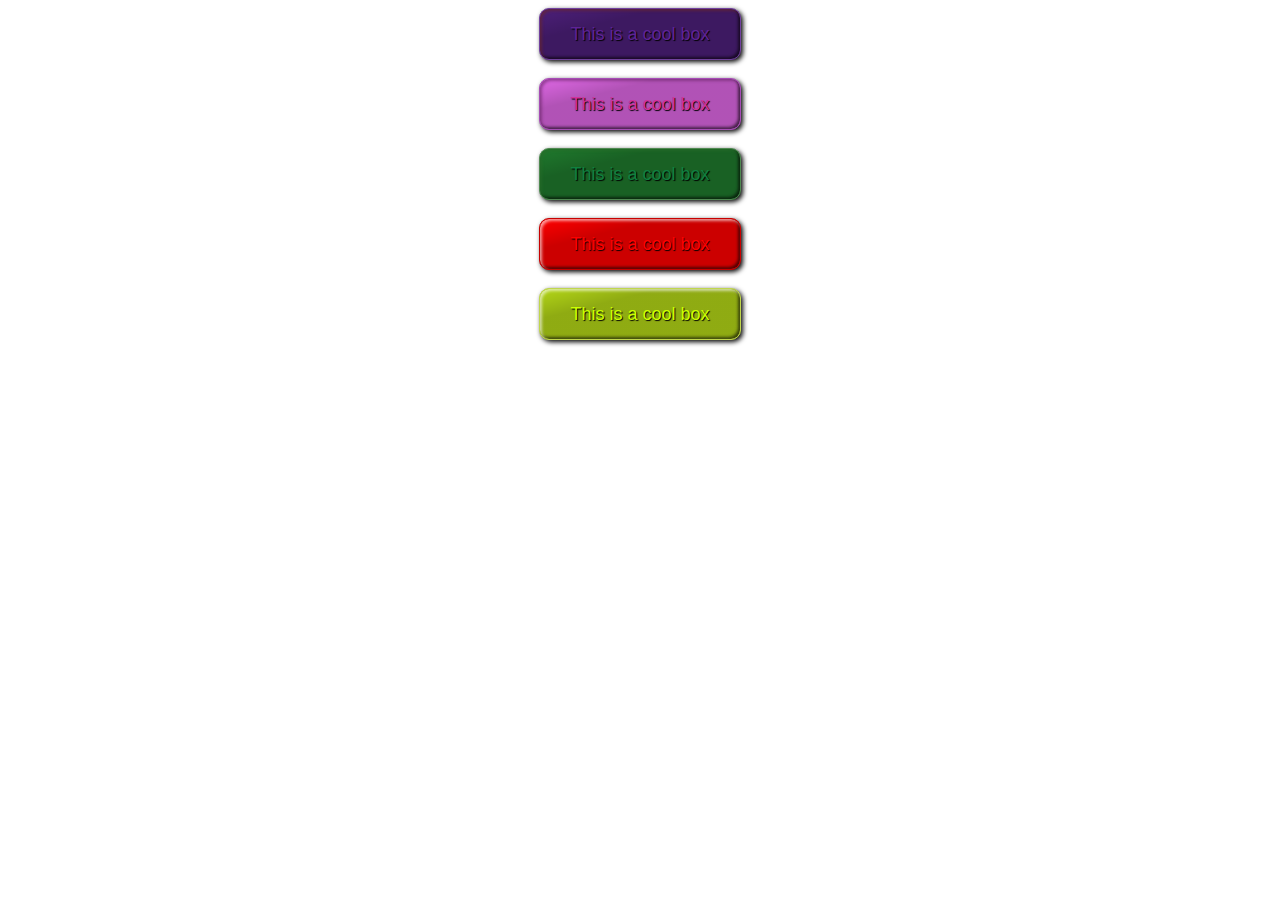
<file: A cool-looking box/index.html>
<!DOCTYPE html>
<html lang="en">
<head>
    <meta charset="UTF-8">
    <meta http-equiv="X-UA-Compatible" content="IE=edge">
    <meta name="viewport" content="width=device-width, initial-scale=1.0">
    <title>Cool-looking button</title>
    <link rel="stylesheet" href="style.css">
</head>
<body>
    <div>
    <p class="color1">This is a cool box</p>
</div><br>
<div>
    <p class="color2">This is a cool box</p>
</div><br>

<div>
    <p class="color3">This is a cool box</p>
</div><br>

<div>
    <p class="color4">This is a cool box</p>
</div><br>

<div>
    <p class="color5">This is a cool box</p>
</div><br>
    
</body>
</html>
</file>
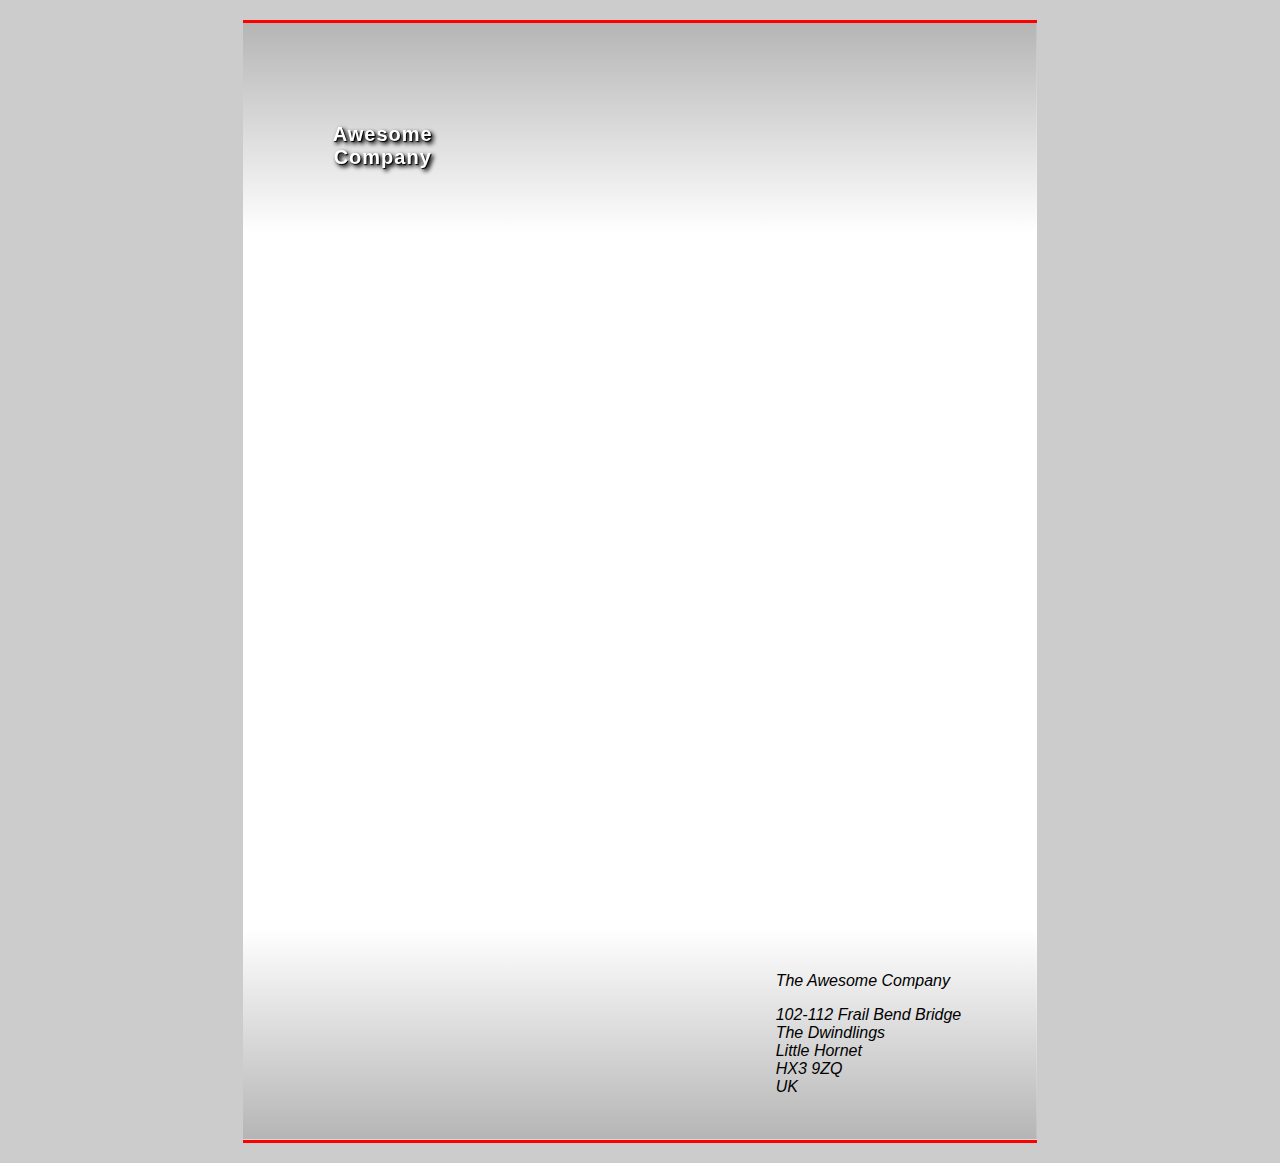
<file: Creating fancy letterheaded paper/index.html>
<!DOCTYPE html>
<html lang="en">
<head>
    <meta charset="UTF-8">
    <meta http-equiv="X-UA-Compatible" content="IE=edge">
    <meta name="viewport" content="width=device-width, initial-scale=1.0">
    <title>Fancy letterheaded paper</title>
    <link rel="stylesheet" href="style.css">
</head>
<body>
    <article>
        <!-- header section -->
        <div class="header">
            <h1>Awesome<br>
                Company</h1>
        </div>

        <div class="content">

        </div>
        <!-- footer sectiom -->

        <div class="footer">
            <address>
              <p>The Awesome Company</p>
              <p>102-112 Frail Bend Bridge<br>
              The Dwindlings<br>
              Little Hornet<br>
              HX3 9ZQ<br>
              UK</p>
            </address>
            </div>
          </article>

    </article>
</body>
</html>
</file>
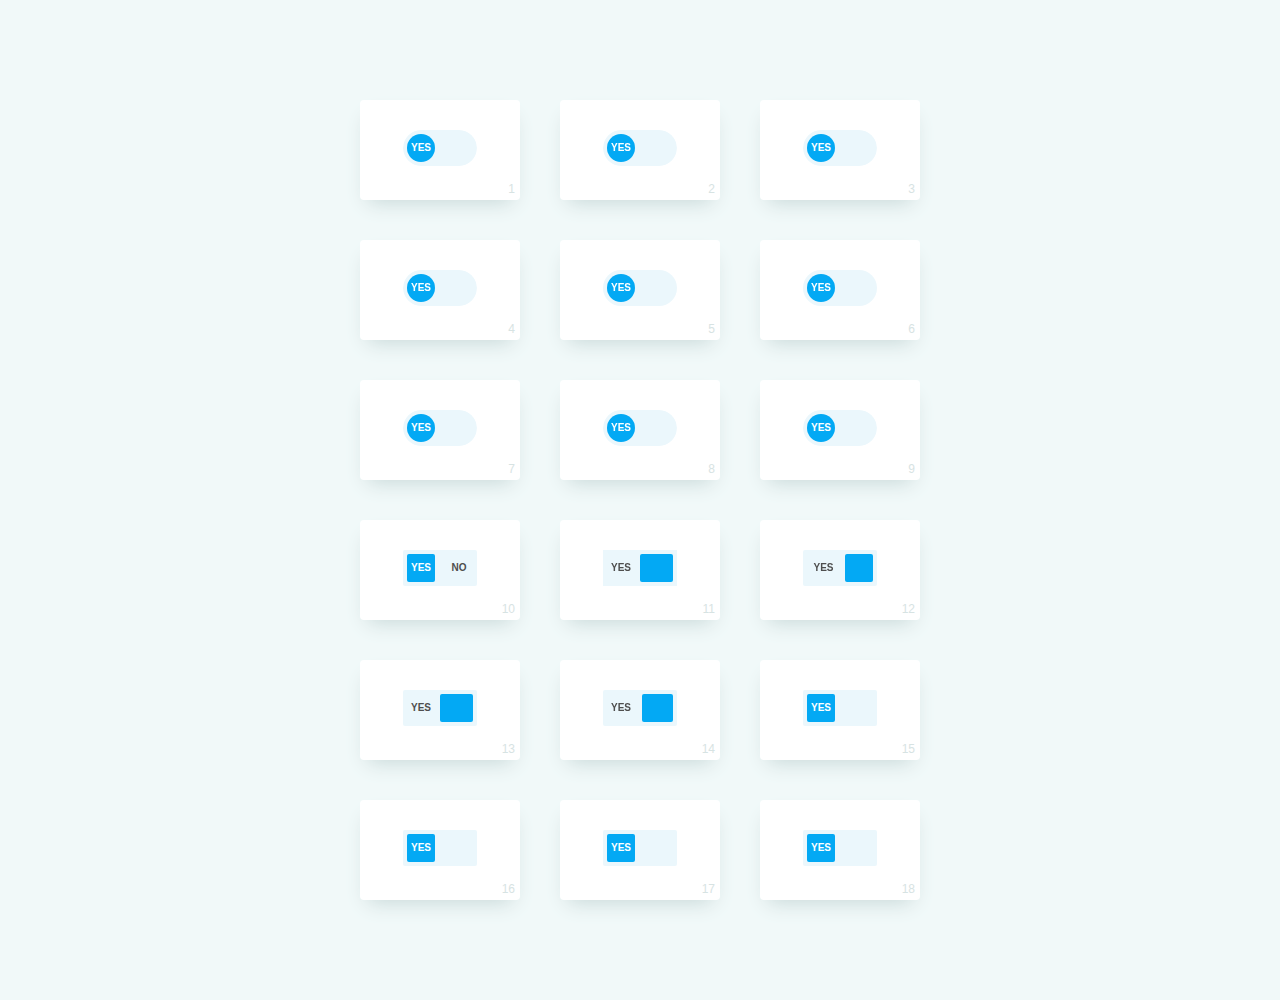
<file: on off switch/index.html>
<!DOCTYPE html>
<html lang="en">
<head>
    <meta charset="UTF-8">
    <meta http-equiv="X-UA-Compatible" content="IE=edge">
    <meta name="viewport" content="width=device-width, initial-scale=1.0">
    <title>On-Off button</title>
    <link rel="stylesheet" href="style.css">
</head>
<body>
    <div id="app-cover">
        <div class="row">
          <div class="toggle-button-cover">
            <div class="button-cover">
              <div class="button r" id="button-1">
                <input type="checkbox" class="checkbox" />
                <div class="knobs"></div>
                <div class="layer"></div>
              </div>
            </div>
          </div>
          <div class="toggle-button-cover">
            <div class="button-cover">
              <div class="button r" id="button-2">
                <input type="checkbox" class="checkbox" />
                <div class="knobs"></div>
                <div class="layer"></div>
              </div>
            </div>
          </div>
          <div class="toggle-button-cover">
            <div class="button-cover">
              <div class="button r" id="button-3">
                <input type="checkbox" class="checkbox" />
                <div class="knobs"></div>
                <div class="layer"></div>
              </div>
            </div>
          </div>
        </div>
        <div class="row">
          <div class="toggle-button-cover">
            <div class="button-cover">
              <div class="button r" id="button-4">
                <input type="checkbox" class="checkbox" />
                <div class="knobs"></div>
                <div class="layer"></div>
              </div>
            </div>
          </div>
          <div class="toggle-button-cover">
            <div class="button-cover">
              <div class="button r" id="button-5">
                <input type="checkbox" class="checkbox" />
                <div class="knobs"><span></span></div>
                <div class="layer"></div>
              </div>
            </div>
          </div>
          <div class="toggle-button-cover">
            <div class="button-cover">
              <div class="button r" id="button-6">
                <input type="checkbox" class="checkbox" />
                <div class="knobs"></div>
                <div class="layer"></div>
              </div>
            </div>
          </div>
        </div>
        <div class="row">
          <div class="toggle-button-cover">
            <div class="button-cover">
              <div class="button r" id="button-7">
                <input type="checkbox" class="checkbox" />
                <div class="knobs">
                  <span></span>
                </div>
                <div class="layer"></div>
              </div>
            </div>
          </div>
          <div class="toggle-button-cover">
            <div class="button-cover">
              <div class="button r" id="button-8">
                <input type="checkbox" class="checkbox" />
                <div class="knobs">
                  <span></span>
                </div>
                <div class="layer"></div>
              </div>
            </div>
          </div>
          <div class="toggle-button-cover">
            <div class="button-cover">
              <div class="button r" id="button-9">
                <input type="checkbox" class="checkbox" />
                <div class="knobs">
                  <span></span>
                </div>
                <div class="layer"></div>
              </div>
            </div>
          </div>
        </div>
        <div class="row">
          <div class="toggle-button-cover">
            <div class="button-cover">
              <div class="button b2" id="button-10">
                <input type="checkbox" class="checkbox" />
                <div class="knobs">
                  <span>YES</span>
                </div>
                <div class="layer"></div>
              </div>
            </div>
          </div>
          <div class="toggle-button-cover">
            <div class="button-cover">
              <div class="button b2" id="button-11">
                <input type="checkbox" class="checkbox" />
                <div class="knobs">
                  <span></span>
                </div>
                <div class="layer"></div>
              </div>
            </div>
          </div>
          <div class="toggle-button-cover">
            <div class="button-cover">
              <div class="button b2" id="button-12">
                <input type="checkbox" class="checkbox" />
                <div class="knobs">
                  <span></span>
                </div>
                <div class="layer"></div>
              </div>
            </div>
          </div>
        </div>
        <div class="row">
          <div class="toggle-button-cover">
            <div class="button-cover">
              <div class="button b2" id="button-13">
                <input type="checkbox" class="checkbox" />
                <div class="knobs">
                  <span></span>
                </div>
                <div class="layer"></div>
              </div>
            </div>
          </div>
          <div class="toggle-button-cover">
            <div class="button-cover">
              <div class="button b2" id="button-14">
                <input type="checkbox" class="checkbox" />
                <div class="knobs">
                  <span></span>
                </div>
                <div class="layer"></div>
              </div>
            </div>
          </div>
          <div class="toggle-button-cover">
            <div class="button-cover">
              <div class="button b2" id="button-15">
                <input type="checkbox" class="checkbox" />
                <div class="knobs"></div>
                <div class="layer"></div>
              </div>
            </div>
          </div>
        </div>
        <div class="row">
          <div class="toggle-button-cover">
            <div class="button-cover">
              <div class="button b2" id="button-16">
                <input type="checkbox" class="checkbox" />
                <div class="knobs"></div>
                <div class="layer"></div>
              </div>
            </div>
          </div>
          <div class="toggle-button-cover">
            <div class="button-cover">
              <div class="button b2" id="button-17">
                <input type="checkbox" class="checkbox" />
                <div class="knobs">
                  <span></span>
                </div>
                <div class="layer"></div>
              </div>
            </div>
          </div>
          <div class="toggle-button-cover">
            <div class="button-cover">
              <div class="button b2" id="button-18">
                <input type="checkbox" class="checkbox" />
                <div class="knobs">
                  <span></span>
                </div>
                <div class="layer"></div>
              </div>
            </div>
          </div>
        </div>
      </div>
    
</body>
</html>
</file>
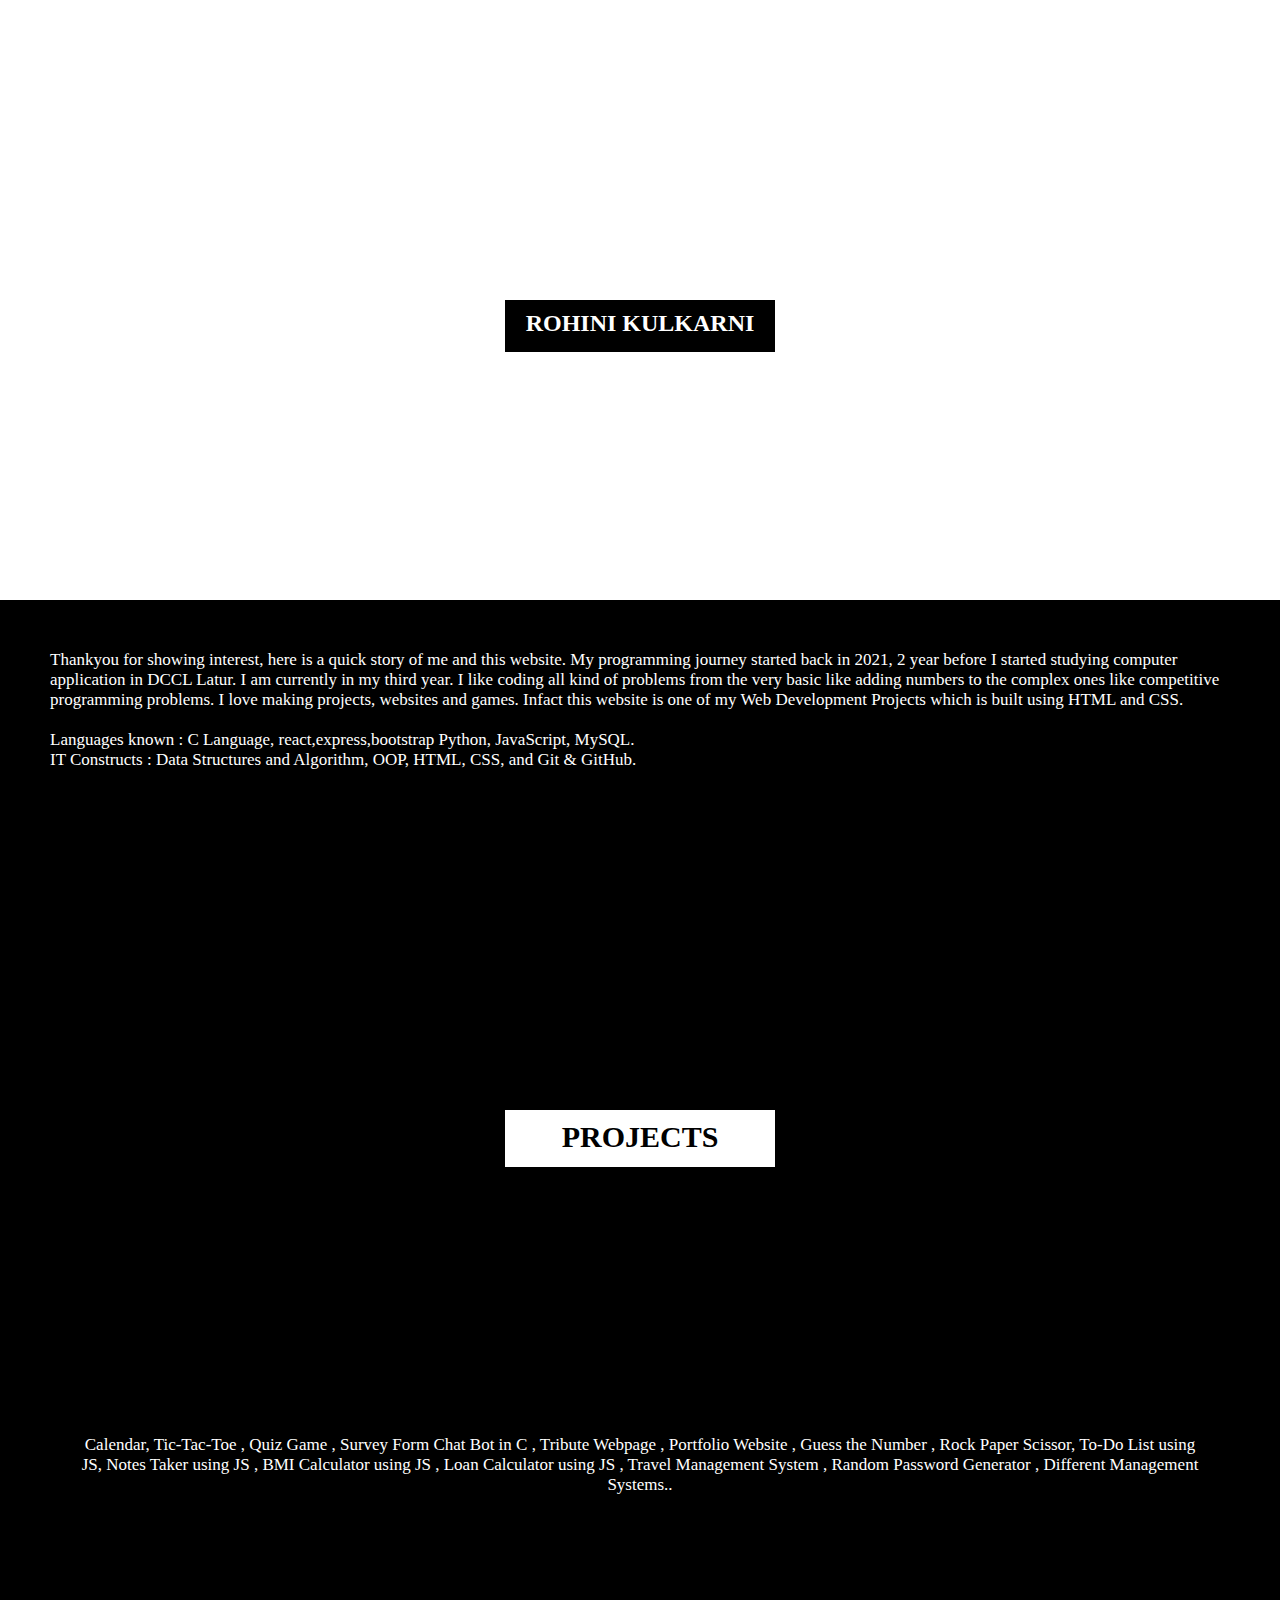
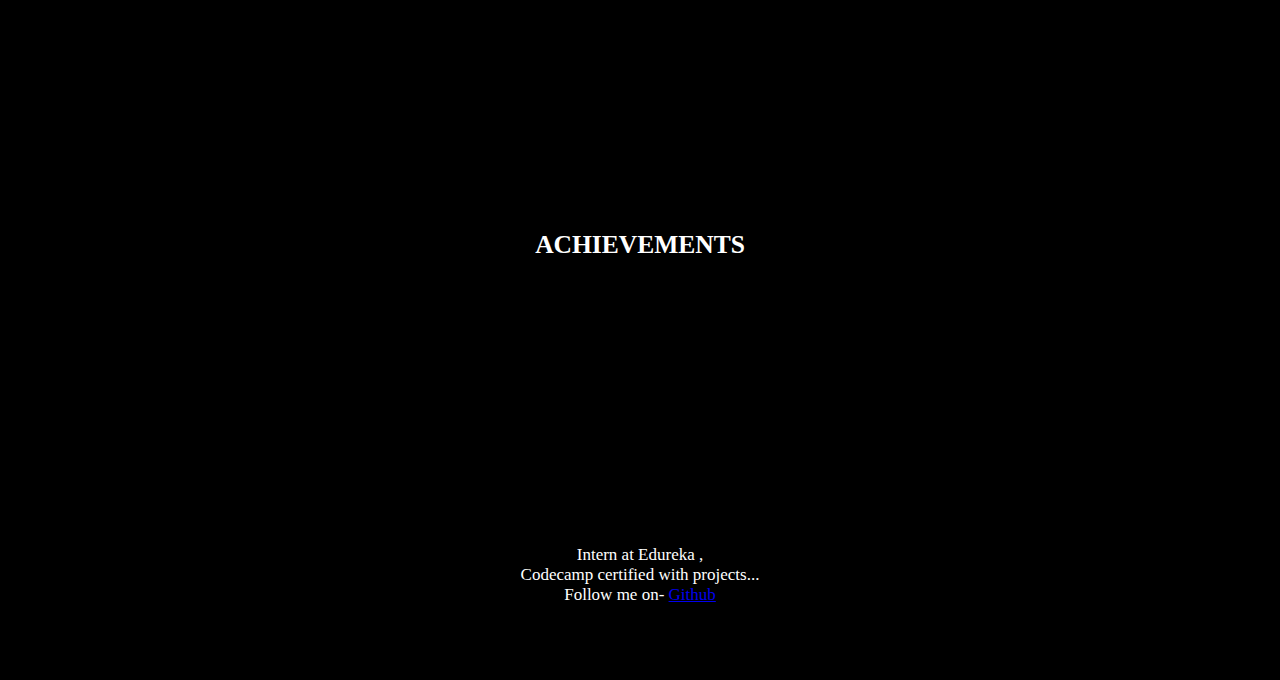
<file: Parallax website/index.html>
<!DOCTYPE html>
<html lang="en">
<head>
    <meta charset="UTF-8">
    <meta http-equiv="X-UA-Compatible" content="IE=edge">
    <meta name="viewport" content="width=device-width, initial-scale=1.0">
    <title>Parallax website</title>
    <link rel="stylesheet" href="style.css">
</head>
<body>
    <!-- Giving title of the first parallax -->
    <div class="parallax-1">
        <h2>ROHINI KULKARNI</h2>
    </div>
    <!--Content of first parallax -->
    <div class="para-1">
        <p>
			Thankyou for showing interest,
			here is a quick story of me and
			this website. My programming
			journey started back in 2021,
			2 year before I started
			studying computer application in DCCL Latur.
			I am currently in my third
			year. I like
			coding all kind of problems
			from the very basic like adding
			numbers to the complex ones like
			competitive programming problems.
			I love making projects, websites and games.
			Infact this website is one of my
			Web Development Projects which
			is built using HTML and CSS.<br>
			<br>Languages known : C Language, react,express,bootstrap Python, JavaScript,
			MySQL.<br> IT Constructs : Data
			Structures and Algorithm, OOP,
			HTML, CSS, and Git & GitHub.
            <br>
            <br> <br>
		</p>

        <!-- Giving title of the first parallax -->
	<div class="parallax-2">
		<h2>PROJECTS</h2>
	</div>

	<!--Content of first parallax -->
	<div class="para-2">
		<p>
			 Calendar, 
			Tic-Tac-Toe ,
			Quiz Game ,
			Survey Form 
			Chat Bot in C ,
			Tribute Webpage ,
			Portfolio Website ,
			Guess the Number ,
			Rock Paper Scissor,
			To-Do List using JS, 
			Notes Taker using JS ,
			BMI Calculator using JS ,
			Loan Calculator using JS ,
			Travel Management System ,
			Random Password Generator ,
			Different Management Systems..
		</p>
	</div>
    <!--This will be same as first parallax-->
	<div class="parallax-1">
		<h2>ACHIEVEMENTS</h2>
	</div>

	<div class="para-2">
		<p>
			
			Intern at Edureka ,<br>

            Codecamp certified with projects...
			 
		</p>
        <p>Follow me on- <a href="https://github.com/Rohini-k73">Github</a></p>
	
    </div>
</body>
</html>
</file>
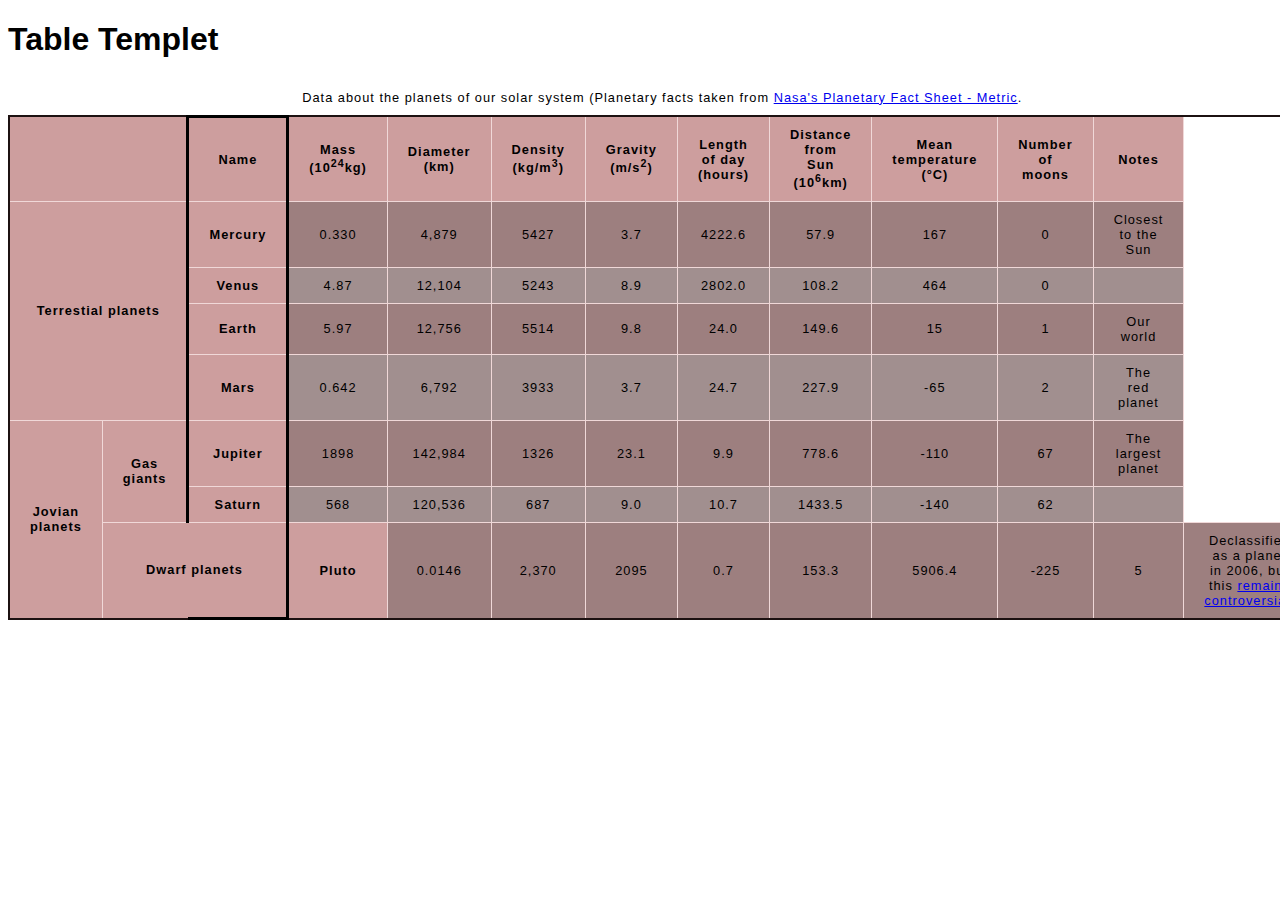
<file: structuring planet data demo/index.html>
<!DOCTYPE html>
<html lang="en">
<head>
    <meta charset="UTF-8">
    <meta http-equiv="X-UA-Compatible" content="IE=edge">
    <meta name="viewport" content="width=device-width, initial-scale=1.0">
    <title>Table Templet</title>
    <link rel="stylesheet" href="style.css">
</head>
<body>
    <!-- table name -->
    <h1>Table Templet</h1>

    <!-- creating table -->
    <table>
        <caption>Data about the planets of our solar system (Planetary facts taken from <a href="https://nssdc.gsfc.nasa.gov/planetary/factsheet/">Nasa's Planetary Fact Sheet - Metric</a>.</caption>

        <colgroup>
            <col></col>
        <col></col>
        <col style="border: solid"></col>
      </colgroup>
       <!-- 1st naming col -->
      <theader>
        <tr>
            <th colspan="2">&nbsp;</th>
            <th>Name</th>
            <th>Mass (10<sup>24</sup>kg)</th>
          <th>Diameter (km)</th>
          <th>Density (kg/m<sup>3</sup>)</th>
          <th>Gravity (m/s<sup>2</sup>)</th>
          <th>Length of day (hours)</th>
          <th>Distance from Sun (10<sup>6</sup>km)</th>
          <th>Mean temperature (°C)</th>
          <th>Number of moons</th>
          <th>Notes</th>
        <tr>
      </theader>
      <!-- 4th row 2nd col -->
      <tbody>
        <tr>
          <th rowspan="4" colspan="2">Terrestial planets</th>
          <th>Mercury</th>
          <td>0.330</td>
          <td>4,879</td>
          <td>5427</td>
          <td>3.7</td>
          <td>4222.6</td>
          <td>57.9</td>
          <td>167</td>
          <td>0</td>
          <td>Closest to the Sun</td>
        </tr>
          <!-- 4th row 3rd col -->

        <tr> 
            <th>Venus</th>
            <td>4.87</td>
            <td>12,104</td>
            <td>5243</td>
            <td>8.9</td>
            <td>2802.0</td>
            <td>108.2</td>
            <td>464</td>
            <td>0</td>
            <td></td>
          </tr>
            <!-- 4th row 4th col -->
          <tr>
            <th>Earth</th>
            <td>5.97</td>
            <td>12,756</td>
            <td>5514</td>
            <td>9.8</td>
            <td>24.0</td>
            <td>149.6</td>
            <td>15</td>
            <td>1</td>
            <td>Our world</td>
          </tr>
            <!-- 4th row 5th col -->
          <tr>
            <th>Mars</th>
            <td>0.642</td>
            <td>6,792</td>
            <td>3933</td>
            <td>3.7</td>
            <td>24.7</td>
            <td>227.9</td>
            <td>-65</td>
            <td>2</td>
            <td>The red planet</td>
          </tr>
          
          <th rowspan="4">Jovian planets</th>
          <th rowspan="2">Gas giants</th>
          <th>Jupiter</th>
          <td>1898</td>
          <td>142,984</td>
          <td>1326</td>
          <td>23.1</td>
          <td>9.9</td>
          <td>778.6</td>
          <td>-110</td>
          <td>67</td>
          <td>The largest planet</td>
        </tr>
        <tr>
          <th>Saturn</th>
          <td>568</td>
          <td>120,536</td>
          <td>687</td>
          <td>9.0</td>
          <td>10.7</td>
          <td>1433.5</td>
          <td>-140</td>
          <td>62</td>
          <td></td>
        </tr>
        <tr>
            <th colspan="2">Dwarf planets</th>
            <th>Pluto</th>
            <td>0.0146</td>
            <td>2,370</td>
            <td>2095</td>
            <td>0.7</td>
            <td>153.3	</td>
            <td>5906.4</td>
            <td>-225</td>
            <td>5</td>
            <td>Declassified as a planet in 2006, but this  <a href="https://www.usatoday.com/story/tech/2014/10/02/pluto-planet-solar-system/16578959/">remains controversial</a>.</td>
        </tr>
    </tbody>
    
    
    </table>


</body>
</html>
</file>
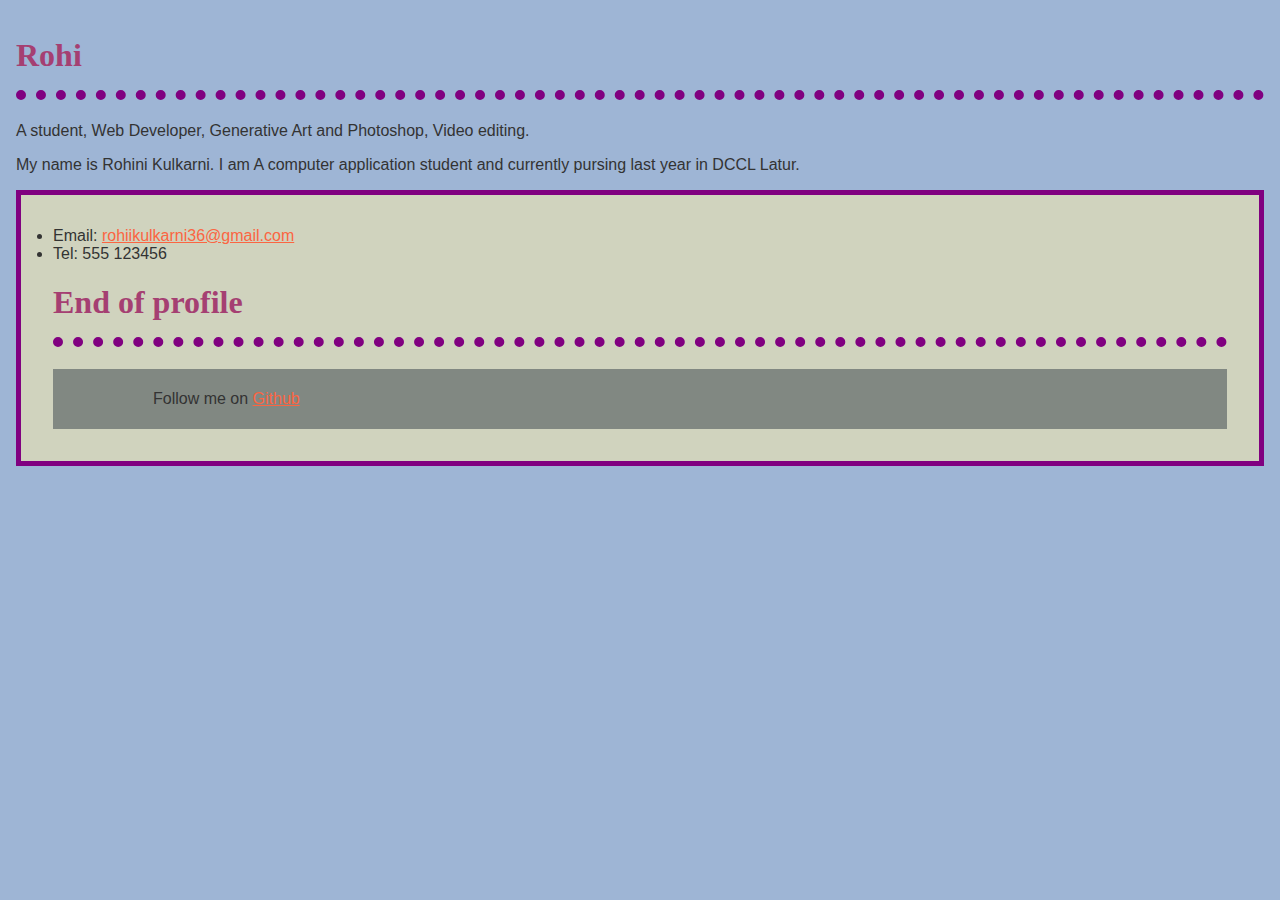
<file: Styling a biography page/index.html>
<!DOCTYPE html>
<html lang="en">
<head>
    <meta charset="UTF-8">
    <meta http-equiv="X-UA-Compatible" content="IE=edge">
    <meta name="viewport" content="width=device-width, initial-scale=1.0">
    <title>Biography page</title>
    <link rel="stylesheet" href="style.css">
</head>
<body>
    <h1>Rohi</h1>
    <div class="aboutme"> A student, Web Developer, Generative Art and Photoshop, Video editing. </div>
    <p>
       My name is Rohini Kulkarni. I am A computer application student and currently pursing last year in DCCL Latur.
    </p>
    <ul>
        <li>
            Email:
            <a href="rohiikulkarni36@gmail.com">rohiikulkarni36@gmail.com</a>
        </li>
        
        <li>Tel: 555 123456</li>

        <h1>End of profile</h1>
        <div class="bottomlinkthingy">
            <p>Follow me on <a href="https://github.com/Rohini-k73">Github</a></p>

        </div>
    
</body>
</html>
</file>
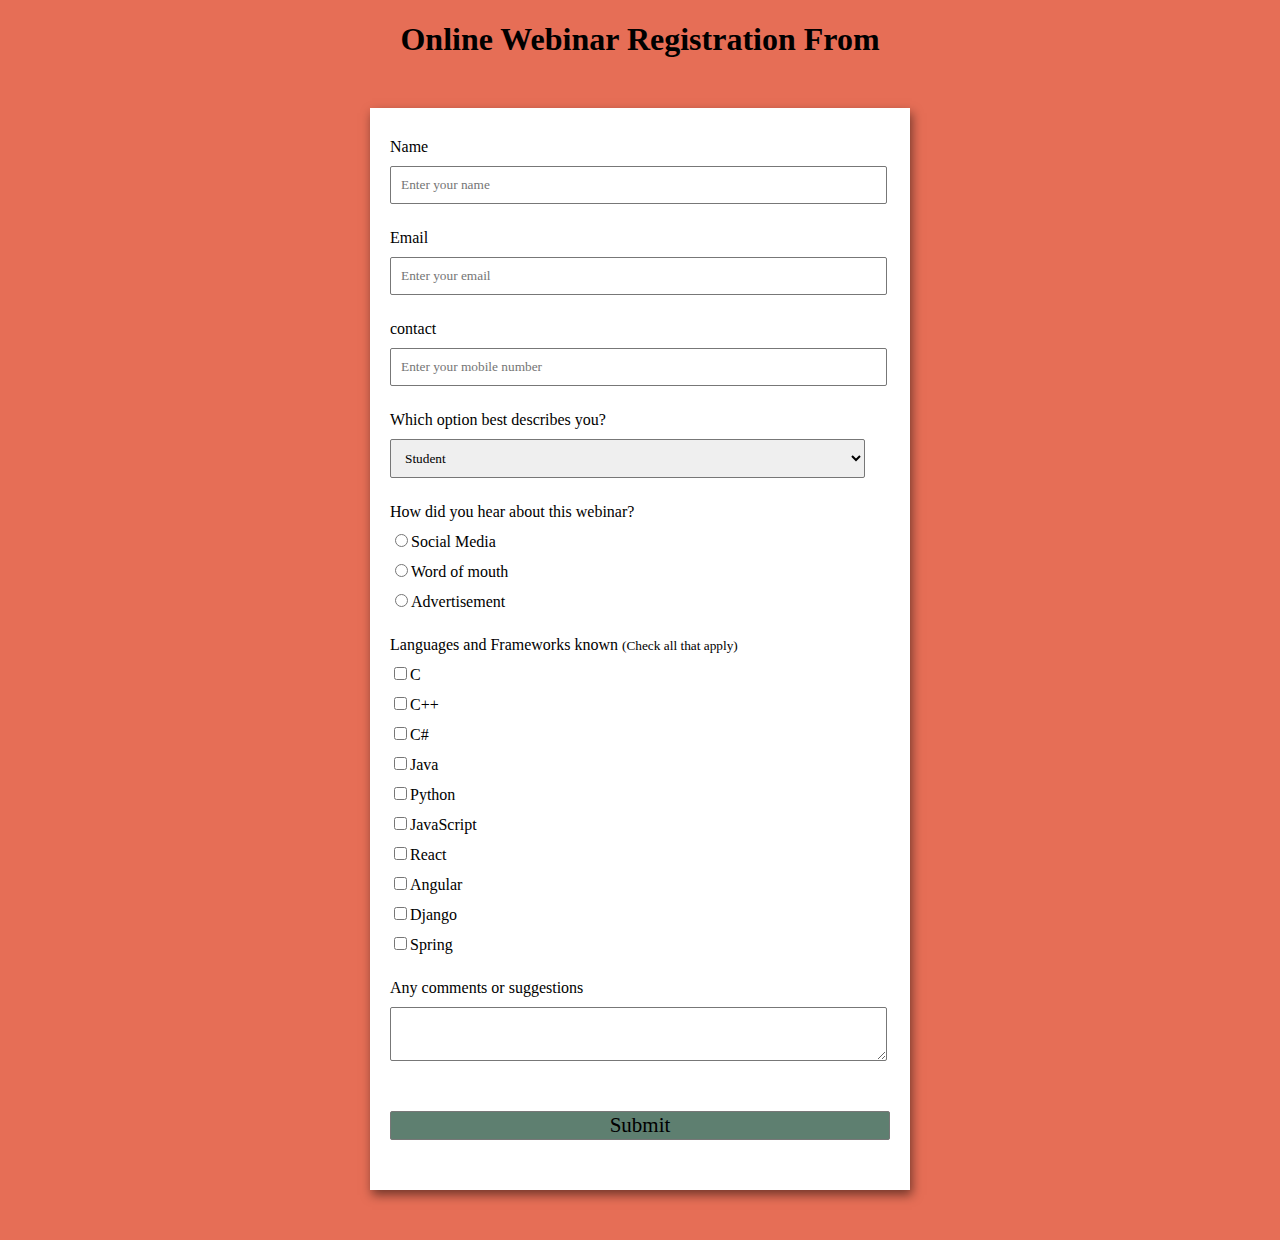
<file: webinar form/index.html>
<!DOCTYPE html>
<html lang="en">

<head>
	<meta charset="UTF-8">
	<meta http-equiv="X-UA-Compatible" content="IE=edge">
	<meta name="viewport" content=
		"width=device-width, initial-scale=1.0">
	<title>
		Online webinar registration form
	</title>
	<link rel="stylesheet" href="style.css">

</head>

<body>
	<h1>Online Webinar Registration From</h1>

	<!-- Create Form -->
	<form id="form">

		<!-- Details -->
		<div class="form-control">
			<label for="name" id="label-name">
				Name
			</label>

			<!-- input type detail -->
			
		
			<input type="text"
				id="name"
				placeholder="Enter your name"  required/>
		</div>

		<div class="form-control">
			<label for="email" id="label-email" >
				Email
			</label>

			<!-- Input Type Email-->
			<input type="email"
				id="email"
				placeholder="Enter your email" required />
		</div>

		<div class="form-control">
			<label for="contact" id="label-contact" >
				contact
			</label>

			<!-- Input Type Text -->
			<input type="text"
				id="contact"
				placeholder="Enter your mobile number" required />
		</div>

		<div class="form-control">
			<label for="role" id="label-role">
				Which option best describes you?
			</label>
			
			<!-- Dropdown options -->
			<select name="role" id="role" >
				<option value="student">Student</option>
				<option value="intern">Intern</option>
				<option value="professional">
					Professional
				</option>
				<option value="other">Other</option>
			</select>
		</div>

		<div class="form-control">
			<label>
				How did you hear about this webinar?
			</label>

			<!-- Input Type Radio Button -->
			<label for="recommed-1">
				<input type="radio"
					id="recommed-1"
					name="recommed">Social Media</input>
			</label>
			<label for="recommed-2">
				<input type="radio"
					id="recommed-2"
					name="recommed">Word of mouth</input>
			</label>
			<label for="recommed-3">
				<input type="radio"
					id="recommed-3"
					name="recommed">Advertisement</input>
			</label>
		</div>

		<div class="form-control">
			<label>Languages and Frameworks known
				<small>(Check all that apply)</small>
			</label>
			<!-- Input Type Checkbox -->
			<label for="inp-1">
				<input type="checkbox"
					name="inp">C</input></label>
			<label for="inp-2">
				<input type="checkbox"
					name="inp">C++</input></label>
			<label for="inp-3">
				<input type="checkbox"
					name="inp">C#</input></label>
			<label for="inp-4">
				<input type="checkbox"
					name="inp">Java</input></label>
			<label for="inp-5">
				<input type="checkbox"
					name="inp">Python</input></label>
			<label for="inp-6">
				<input type="checkbox"
					name="inp">JavaScript</input></label>
			<label for="inp-7">
				<input type="checkbox"
					name="inp">React</input></label>
			<label for="inp-7">
				<input type="checkbox"
					name="inp">Angular</input></label>
			<label for="inp-7">
				<input type="checkbox"
					name="inp">Django</input></label>
			<label for="inp-7">
				<input type="checkbox"
					name="inp">Spring</input></label>
		</div>

		<div class="form-control">
			<label for="comment">
				Any comments or suggestions
			</label>

			<!-- multi-line text input control -->
			<textarea name="comment" id="comment"
				placeholder="Enter your comment here">
			</textarea>
		</div>

		<!-- Multi-line Text Input Control -->
		<button type="submit" value="submit">
			Submit
		</button>
	</form>
</body>

</html>
</file>
<file: A cool-looking box/style.css>
html {
    font-family: sans-serif;
}

.color1{
    width: 200px;
    height: 50px;
    line-height: 50px;
    margin: 0 auto;
    text-align: center;
    font-size: 1.125rem;
    color: rgb(95, 35, 151);
    text-shadow: 1px 1px 1px black;
    border-radius: 10px;
    border: 1px solid rgb(113, 65, 158);
    background-color: rgb(76, 31, 121);
    background-image: linear-gradient(to right bottom, rgba(20, 6, 6, 0), rgba(0, 0, 0, 0.2) 30%);
    box-shadow:
        2px 2px 5px black,
        inset 2px 2px 3px rgba(108, 40, 40, 0.6),
        inset -2px -2px 3px rgba(0, 0, 0, .6);

}
.color2{
    width: 200px;
    height: 50px;
    line-height: 50px;
    margin: 0 auto;
    text-align: center;
    font-size: 1.125rem;
    color: rgb(212, 48, 155);
    text-shadow: 1px 1px 1px black;
    border-radius: 10px;
    border: 1px solid rgb(166, 76, 182);
    background-color: rgb(221, 103, 227);
    background-image: linear-gradient(to right bottom, rgba(20, 6, 6, 0), rgba(0, 0, 0, 0.2) 30%);
    box-shadow:
        2px 2px 5px black,
        inset 2px 2px 3px rgba(108, 40, 107, 0.6),
        inset -2px -2px 3px rgba(0, 0, 0, 0.6);

}
.color3{
    width: 200px;
    height: 50px;
    line-height: 50px;
    margin: 0 auto;
    text-align: center;
    font-size: 1.125rem;
    color: rgb(16, 128, 64);
    text-shadow: 1px 1px 1px black;
    border-radius: 10px;
    border: 1px solid rgb(79, 137, 81);
    background-color: rgb(31, 121, 45);
    background-image: linear-gradient(to right bottom, rgba(20, 6, 6, 0), rgba(0, 0, 0, 0.2) 30%);
    box-shadow:
        2px 2px 5px black,
        inset 2px 2px 3px rgba(40, 108, 41, 0.6),
        inset -2px -2px 3px rgba(0, 0, 0, 0.6);

}

.color4{
    width: 200px;
    height: 50px;
    line-height: 50px;
    margin: 0 auto;
    text-align: center;
    /* 18/16*1rem */
    font-size: 1.125rem;
    color: red;
    text-shadow: 1px 1px 1px black;
    border-radius: 10px;
    border: 1px solid rgb(200, 0, 0);
    background-color: red;
    background-image: linear-gradient(to right bottom, rgba(0, 0, 0, 0), rgba(0, 0, 0, 0.2) 30%);
    box-shadow:
        2px 2px 5px black,
        inset 2px 2px 3px rgba(255, 255, 255, .6),
        inset -2px -2px 3px rgba(0, 0, 0, .6);

}
.color5{
    width: 200px;
    height: 50px;
    line-height: 50px;
    margin: 0 auto;
    text-align: center;
    /* 18/16*1rem */
    font-size: 1.125rem;
    color: rgb(204, 255, 0);
    text-shadow: 1px 1px 1px black;
    border-radius: 10px;
    border: 1px solid rgb(192, 214, 77);
    background-color: rgb(179, 214, 23);
    background-image: linear-gradient(to right bottom, rgba(0, 0, 0, 0), rgba(0, 0, 0, 0.2) 30%);
    box-shadow:
        2px 2px 5px black,
        inset 2px 2px 3px rgba(255, 255, 255, .6),
        inset -2px -2px 3px rgba(0, 0, 0, .6);

}
</file>
<file: Creating fancy letterheaded paper/style.css>
*{
    box-sizing: border-box;
}
html {
    font-family: sans-serif;
    /* font-size: 10px; */
    /* box-sizing: border-box; */
  }
  body {
    margin: 0;
    background: #ccc;
  }
  article {
    width: 210mm;
    height: 297mm;
    margin: 20px auto;
    position: relative;
    background-color: white;
  }
  address {
    position: absolute;
    bottom: 8mm;
    right: 20mm;
  }
  h1 {
    position: absolute;
    top: 12mm;
    left: 20mm;
    width: 128px;
    height: 128px;
    font-size: 20px;
    letter-spacing: 1px;
    text-align: center;
    padding: 44px 0;
    color: white;
    text-shadow: 1px 1px 1px black;
  }
  article .header{
    background-image: linear-gradient(0deg, rgba(0,0,0,0) 0%, rgba(0,0,0,0) 5%, rgba(0,0,0,0.28895308123249297) 100%), url(https://raw.githubusercontent.com/mdn/learning-area/master/css/styling-boxes/letterheaded-paper-start/top-image.png);
    background-repeat: no-repeat;
    background-position: top;
    height: 20%;
    width: 100%;
    border-top: 0.2em solid red;
  }
  
  article .content{
    height: 60%;
    width: 100%;
  }
  
  article .footer{
    background-image: linear-gradient(0deg, rgba(0,0,0,0.29) 0%, rgba(0,0,0,0) 95%, rgba(0,0,0,0) 100%), url('');
    background-repeat: no-repeat;
    background-position: bottom;
    height: 20%;
    width: 100%;
    border-bottom: 0.2em solid red;
  }
  
  h1{
    background-image: url("");
    filter: drop-shadow(2px 2px 2px black);
  }
</file>
<file: on off switch/style.css>
* {
    user-select: none;
    -webkit-tap-highlight-color: transparent;
  }
  
  *:focus {
    outline: none;
  }
  
  body {
    font-family: Arial, Helvetica, sans-serif;
    margin: 0;
    background-color: #f1f9f9;
  }
  #app-cover {
    display: table;
    width: 600px;
    margin: 80px auto;
    counter-reset: button-counter;
  }
  .row {
    display: table-row;
  }
  .toggle-button-cover {
    display: table-cell;
    position: relative;
    width: 200px;
    height: 140px;
    box-sizing: border-box;
  }
  .button-cover {
    height: 100px;
    margin: 20px;
    background-color: #fff;
    box-shadow: 0 10px 20px -8px #c5d6d6;
    border-radius: 4px;
  }

  .button-cover:before {
    counter-increment: button-counter;
    content: counter(button-counter);
    position: absolute;
    right: 0;
    bottom: 0;
    color: #d7e3e3;
    font-size: 12px;
    line-height: 1;
    padding: 5px;
  }

  .button-cover,
.knobs,
.layer {
  position: absolute;
  top: 0;
  right: 0;
  bottom: 0;
  left: 0;
}

.button {
    position: relative;
    top: 50%;
    width: 74px;
    height: 36px;
    margin: -20px auto 0 auto;
    overflow: hidden;
  }

  .button.r,
.button.r .layer {
  border-radius: 100px;
}

.button.b2 {
    border-radius: 2px;
  }

  .checkbox {
    position: relative;
    width: 100%;
    height: 100%;
    padding: 0;
    margin: 0;
    opacity: 0;
    cursor: pointer;
    z-index: 3;
  }

  .knobs {
    z-index: 2;
  }
  
  .layer {
    width: 100%;
    background-color: #ebf7fc;
    transition: 0.3s ease all;
    z-index: 1;
  }
  
  /* Button 1 */
#button-1 .knobs:before {
    content: "YES";
    position: absolute;
    top: 4px;
    left: 4px;
    width: 20px;
    height: 10px;
    color: #fff;
    font-size: 10px;
    font-weight: bold;
    text-align: center;
    line-height: 1;
    padding: 9px 4px;
    background-color: #03a9f4;
    border-radius: 50%;
    transition: 0.3s cubic-bezier(0.18, 0.89, 0.35, 1.15) all;
  }

  #button-1 .checkbox:checked + .knobs:before {
    content: "NO";
    left: 42px;
    background-color: #f44336;
  }
  
  #button-1 .checkbox:checked ~ .layer {
    background-color: #fcebeb;
  }
  
  #button-1 .knobs,
  #button-1 .knobs:before,
  #button-1 .layer {
    transition: 0.3s ease all;
  }
  

  /* Button 2 */
#button-2 .knobs:before,
#button-2 .knobs:after {
  content: "YES";
  position: absolute;
  top: 4px;
  left: 4px;
  width: 20px;
  height: 10px;
  color: #fff;
  font-size: 10px;
  font-weight: bold;
  text-align: center;
  line-height: 1;
  padding: 9px 4px;
  background-color: #03a9f4;
  border-radius: 50%;
  transition: 0.3s ease all;
}

#button-2 .knobs:before {
  content: "YES";
}

#button-2 .knobs:after {
  content: "NO";
}

#button-2 .knobs:after {
  right: -28px;
  left: auto;
  background-color: #f44336;
}

#button-2 .checkbox:checked + .knobs:before {
  left: -28px;
}

#button-2 .checkbox:checked + .knobs:after {
  right: 4px;
}

#button-2 .checkbox:checked ~ .layer {
  background-color: #fcebeb;
}

/* Button 3 */
#button-3 .knobs:before {
    content: "YES";
    position: absolute;
    top: 4px;
    left: 4px;
    width: 20px;
    height: 10px;
    color: #fff;
    font-size: 10px;
    font-weight: bold;
    text-align: center;
    line-height: 1;
    padding: 9px 4px;
    background-color: #03a9f4;
    border-radius: 50%;
    transition: 0.3s ease all, left 0.3s cubic-bezier(0.18, 0.89, 0.35, 1.15);
  }
  
  #button-3 .checkbox:active + .knobs:before {
    width: 46px;
    border-radius: 100px;
  }
  
  #button-3 .checkbox:checked:active + .knobs:before {
    margin-left: -26px;
  }
  
  #button-3 .checkbox:checked + .knobs:before {
    content: "NO";
    left: 42px;
    background-color: #f44336;
  }
  
  #button-3 .checkbox:checked ~ .layer {
    background-color: #fcebeb;
  }

  /* Button 4 */
#button-4 .knobs:before,
#button-4 .knobs:after {
  position: absolute;
  top: 4px;
  left: 4px;
  width: 20px;
  height: 10px;
  color: #fff;
  font-size: 10px;
  font-weight: bold;
  text-align: center;
  line-height: 1;
  padding: 9px 4px;
  background-color: #03a9f4;
  border-radius: 50%;
  transition: 0.3s cubic-bezier(0.18, 0.89, 0.35, 1.15) all;
}

#button-4 .knobs:before {
  content: "YES";
}

#button-4 .knobs:after {
  content: "NO";
}

#button-4 .knobs:after {
  top: -28px;
  right: 4px;
  left: auto;
  background-color: #f44336;
}

#button-4 .checkbox:checked + .knobs:before {
  top: -28px;
}

#button-4 .checkbox:checked + .knobs:after {
  top: 4px;
}

#button-4 .checkbox:checked ~ .layer {
  background-color: #fcebeb;
}

/* Button 5 */
#button-5 {
  perspective: 60px;
  overflow: visible;
}

#button-5 .knobs:before,
#button-5 .knobs span {
  content: "";
  position: absolute;
  top: 4px;
  left: 4px;
  width: 20px;
  height: 10px;
  color: #fff;
  font-size: 10px;
  font-weight: bold;
  text-align: center;
  line-height: 1;
  padding: 9px 4px;
  border-radius: 50%;
  transition: 0.3s cubic-bezier(0.18, 0.89, 0.35, 1.15) all;
}

#button-5 .knobs:before {
  background-color: #03a9f4;
}

#button-5 .knobs span:before {
  content: "YES";
}

#button-5 .knobs:before,
#button-5 .layer {
  transform: rotateY(0);
  transform-origin: center;
}

#button-5 .checkbox:checked + .knobs:before,
#button-5 .checkbox:checked + .knobs span {
  left: 42px;
}

#button-5 .checkbox:checked + .knobs:before {
  transform: rotateY(180deg);
  background-color: #f44336;
}

#button-5 .checkbox:checked + .knobs span:before {
  content: "NO";
  left: 42px;
}

#button-5 .checkbox:checked ~ .layer {
  background-color: #fcebeb;
  transform: rotateY(-180deg);
}

#button-5 .knobs,
#button-5 .knobs:before,
#button-5 .layer {
  transition: 0.3s ease all;
}

/* Button 6 */
#button-6 {
  overflow: visible;
}

#button-6 .knobs:before {
  content: "YES";
  position: absolute;
  top: 4px;
  left: 4px;
  width: 20px;
  height: 10px;
  color: #fff;
  font-size: 10px;
  font-weight: bold;
  text-align: center;
  line-height: 1;
  padding: 9px 4px;
  background-color: #03a9f4;
  border-radius: 50%;
}

#button-6 .layer,
#button-6 .knobs,
#button-6 .knobs:before {
  transform: rotateZ(0);
  transition: 0.4s cubic-bezier(0.18, 0.89, 0.35, 1.15) all;
}

#button-6 .checkbox:checked + .knobs {
  transform: rotateZ(-180deg);
}

#button-6 .checkbox:checked + .knobs:before {
  content: "NO";
  background-color: #f44336;
  transform: rotateZ(180deg);
}

#button-6 .checkbox:checked ~ .layer {
  background-color: #fcebeb;
  transform: rotateZ(180deg);
}

/* Button 7 */
#button-7 .knobs:before,
#button-7 .knobs:after,
#button-7 .knobs span {
  position: absolute;
  top: 4px;
  width: 20px;
  height: 10px;
  font-size: 10px;
  font-weight: bold;
  text-align: center;
  line-height: 1;
  padding: 9px 4px;
  border-radius: 50%;
}

#button-7 .knobs:before {
  content: "YES";
  left: 4px;
  color: #fff;
  opacity: 1;
}

#button-7 .knobs:after {
  content: "N";
  left: 42px;
  color: #fff;
  width: 14px;
  text-align: left;
  padding: 9px 7px;
  background-color: #f44336;
  opacity: 0;
}

#button-7 .knobs:before,
#button-7 .knobs:after {
  transition: 0.3s ease all;
  z-index: 2;
}

#button-7 .knobs span {
  left: 4px;
  background-color: #03a9f4;
  transition: 0.2s ease all;
  z-index: 1;
}

#button-7 .checkbox:checked + .knobs:before {
  opacity: 0;
}

#button-7 .checkbox:checked + .knobs:after {
  opacity: 1;
}

#button-7 .checkbox:checked + .knobs span {
  top: 14px;
  left: 56px;
  width: 2px;
  height: 2px;
  padding: 3px;
  background-color: #fff;
  z-index: 3;
}

#button-7 .checkbox:checked ~ .layer {
  background-color: #fcebeb;
}

/* Button 8 */
#button-8 .knobs:before,
#button-8 .knobs:after,
#button-8 .knobs span {
  position: absolute;
  top: 4px;
  width: 20px;
  height: 10px;
  font-size: 10px;
  font-weight: bold;
  text-align: center;
  line-height: 1;
  padding: 9px 4px;
  border-radius: 50%;
  transition: 0.3s ease all;
}

#button-8 .knobs:before {
  content: "YES";
  color: #fff;
  left: 4px;
}

#button-8 .knobs:after {
  content: "NO";
  left: 42px;
  color: #fff;
  background-color: #f44336;
  opacity: 0;
}

#button-8 .knobs:before,
#button-8 .knobs:after {
  z-index: 2;
}

#button-8 .knobs span {
  left: 4px;
  background-color: #03a9f4;
  z-index: 1;
}

#button-8 .checkbox:checked + .knobs:before {
  opacity: 0;
}

#button-8 .checkbox:checked + .knobs:after {
  opacity: 1;
}

#button-8 .checkbox:checked + .knobs span {
  background-color: #fcebeb;
  transform: scale(4);
}

/* Button 9 */
#button-9 .knobs:before,
#button-9 .knobs:after,
#button-9 .knobs span {
  position: absolute;
  top: 4px;
  width: 20px;
  height: 10px;
  font-size: 10px;
  font-weight: bold;
  text-align: center;
  line-height: 1;
  padding: 9px 4px;
  border-radius: 50%;
  transition: 0.4s cubic-bezier(0.18, 0.89, 0.35, 1.15) all;
}

#button-9 .knobs:before {
  content: "YES";
  left: 4px;
}

#button-9 .knobs:after {
  content: "NO";
  right: -24px;
}

#button-9 .knobs:before,
#button-9 .knobs:after {
  color: #fff;
  z-index: 2;
}

#button-9 .knobs span {
  left: 4px;
  background-color: #03a9f4;
  z-index: 1;
}

#button-9 .checkbox:checked + .knobs:before {
  left: -24px;
}

#button-9 .checkbox:checked + .knobs:after {
  right: 4px;
}

#button-9 .checkbox:checked + .knobs span {
  left: 42px;
  background-color: #f44336;
}

#button-9 .checkbox:checked ~ .layer {
  background-color: #fcebeb;
}

/* Button 10 */
#button-10 .knobs:before,
#button-10 .knobs:after,
#button-10 .knobs span {
  position: absolute;
  top: 4px;
  width: 20px;
  height: 10px;
  font-size: 10px;
  font-weight: bold;
  text-align: center;
  line-height: 1;
  padding: 9px 4px;
  border-radius: 2px;
  transition: 0.3s ease all;
}

#button-10 .knobs:before {
  content: "";
  left: 4px;
  background-color: #03a9f4;
}

#button-10 .knobs:after {
  content: "NO";
  right: 4px;
  color: #4e4e4e;
}

#button-10 .knobs span {
  display: inline-block;
  left: 4px;
  color: #fff;
  z-index: 1;
}

#button-10 .checkbox:checked + .knobs span {
  color: #4e4e4e;
}

#button-10 .checkbox:checked + .knobs:before {
  left: 42px;
  background-color: #f44336;
}

#button-10 .checkbox:checked + .knobs:after {
  color: #fff;
}

#button-10 .checkbox:checked ~ .layer {
  background-color: #fcebeb;
}

/* Button 11 */
#button-11 {
  overflow: visible;
}

#button-11 .knobs {
  perspective: 70px;
}

#button-11 .knobs:before,
#button-11 .knobs:after,
#button-11 .knobs span {
  position: absolute;
  top: 4px;
  border-radius: 2px;
}

#button-11 .knobs:before,
#button-11 .knobs:after {
  width: 20px;
  height: 10px;
  color: #4e4e4e;
  font-size: 10px;
  font-weight: bold;
  text-align: center;
  line-height: 1;
  padding: 9px 4px;
}

#button-11 .knobs:before {
  content: "YES";
  left: 4px;
}

#button-11 .knobs:after {
  content: "NO";
  right: 4px;
}

#button-11 .knobs span {
  right: 4px;
  width: 33px;
  height: 28px;
  background-color: #03a9f4;
  transform: rotateY(0);
  transform-origin: 0% 50%;
  transition: 0.6s ease all;
  z-index: 1;
}

#button-11 .checkbox:checked + .knobs span {
  transform: rotateY(-180deg);
  background-color: #f44336;
}

#button-11 .checkbox:checked ~ .layer {
  background-color: #fcebeb;
}

/* Button 12 */
#button-12 .knobs:before,
#button-12 .knobs:after,
#button-12 .knobs span,
#button-12 .knobs span:before,
#button-12 .knobs span:after {
  position: absolute;
  top: 4px;
  font-size: 10px;
  font-weight: bold;
  text-align: center;
  line-height: 1;
  border-radius: 2px;
  transition: 0.3s ease all;
}

#button-12 .knobs:before {
  content: "YES";
  left: 4px;
}

#button-12 .knobs:after {
  content: "NO";
  right: 4px;
}

#button-12 .knobs:before,
#button-12 .knobs:after {
  width: 27px;
  height: 10px;
  color: #4e4e4e;
  padding: 9px 3px;
  z-index: 1;
}

#button-12 .knobs span {
  display: inline-block;
  z-index: 2;
}

#button-12 .knobs span,
#button-12 .knobs span:before,
#button-12 .knobs span:after {
  width: 20px;
  height: 10px;
  padding: 9px 4px;
}

#button-12 .knobs span:before,
#button-12 .knobs span:after {
  content: "";
  top: 0;
}

#button-12 .knobs span:before {
  left: -28px;
  background-color: #f44336;
}

#button-12 .knobs span:after {
  right: -42px;
  background-color: #03a9f4;
}

#button-12 .checkbox:checked + .knobs span:before {
  left: 4px;
}

#button-12 .checkbox:checked + .knobs span:after {
  right: -74px;
}

#button-12 .checkbox:checked ~ .layer {
  background-color: #fcebeb;
}

/* Button 13 */
#button-13 .knobs:before,
#button-13 .knobs:after,
#button-13 .knobs span {
  position: absolute;
  top: 4px;
  width: 20px;
  height: 10px;
  font-size: 10px;
  font-weight: bold;
  text-align: center;
  line-height: 1;
  padding: 9px 4px;
  border-radius: 2px;
  transition: 0.3s ease all;
}

#button-13 .knobs:before,
#button-13 .knobs:after {
  color: #4e4e4e;
  z-index: 1;
}

#button-13 .knobs:before {
  content: "YES";
  left: 4px;
}

#button-13 .knobs:after {
  content: "NO";
  right: 4px;
}

#button-13 .knobs span {
  width: 25px;
  left: 37px;
  background-color: #03a9f4;
  z-index: 2;
}

#button-13 .checkbox:checked + .knobs span {
  left: 4px;
  background-color: #f44336;
}

#button-13 .checkbox:checked ~ .layer {
  background-color: #fcebeb;
}

/* Button 14 */
#button-14 .knobs:before,
#button-14 .knobs:after,
#button-14 .knobs span:before,
#button-14 .knobs span:after {
  position: absolute;
  top: 4px;
  width: 20px;
  height: 10px;
  font-size: 10px;
  font-weight: bold;
  text-align: center;
  line-height: 1;
  padding: 9px 4px;
  border-radius: 2px;
  transition: 0.3s ease all;
}

#button-14 .knobs:before,
#button-14 .knobs:after {
  color: #4e4e4e;
  z-index: 1;
}

#button-14 .knobs:before {
  content: "YES";
  left: 4px;
}

#button-14 .knobs:after {
  content: "NO";
  right: 4px;
}

#button-14 .knobs span {
  top: 0;
  left: 0;
  display: block;
  width: 100%;
  height: 100%;
}

#button-14 .knobs span:before {
  left: 4px;
  top: -28px;
  background-color: #f44336;
}

#button-14 .knobs span:after {
  top: 4px;
  left: 39px;
  background-color: #03a9f4;
}

#button-14 .knobs span:before,
#button-14 .knobs span:after {
  content: "";
  width: 23px;
  z-index: 2;
}

#button-14 .checkbox:checked + .knobs span:before {
  top: 4px;
}

#button-14 .checkbox:checked + .knobs span:after {
  top: -28px;
}

#button-14 .checkbox:checked ~ .layer {
  background-color: #fcebeb;
}

/* Button 15 */
#button-15 .knobs:before,
#button-15 .knobs:after {
  position: absolute;
  top: 4px;
  width: 20px;
  height: 10px;
  color: #fff;
  font-size: 10px;
  font-weight: bold;
  text-align: center;
  line-height: 1;
  padding: 9px 4px;
  opacity: 1;
  border-radius: 2px;
  transform: scale(1);
  transition: 0.3s cubic-bezier(0.18, 0.89, 0.35, 1.15) all;
}

#button-15 .knobs:before {
  content: "YES";
  left: 4px;
  background-color: #03a9f4;
}

#button-15 .knobs:after {
  content: "NO";
  right: 4px;
  opacity: 0;
  transform: scale(4);
  background-color: #f44336;
}

#button-15 .checkbox:checked + .knobs:before {
  opacity: 0;
  transform: scale(4);
}

#button-15 .checkbox:checked + .knobs:after {
  opacity: 1;
  transform: scale(1);
}

#button-15 .checkbox:checked ~ .layer {
  background-color: #fcebeb;
}

/* Button 16 */
#button-16 .knobs:before {
  content: "YES";
  position: absolute;
  top: 4px;
  left: 4px;
  width: 20px;
  height: 10px;
  color: #fff;
  font-size: 10px;
  font-weight: bold;
  text-align: center;
  line-height: 1;
  padding: 9px 4px;
  background-color: #03a9f4;
  border-radius: 2px;
  transition: 0.3s ease all, left 0.3s cubic-bezier(0.18, 0.89, 0.35, 1.15);
}

#button-16 .checkbox:active + .knobs:before {
  width: 46px;
}

#button-16 .checkbox:checked:active + .knobs:before {
  margin-left: -26px;
}

#button-16 .checkbox:checked + .knobs:before {
  content: "NO";
  left: 42px;
  background-color: #f44336;
}

#button-16 .checkbox:checked ~ .layer {
  background-color: #fcebeb;
}

/* Button 17 */
#button-17 .knobs:before,
#button-17 .knobs span {
  content: "YES";
  position: absolute;
  top: 4px;
  left: 4px;
  width: 20px;
  height: 10px;
  color: #fff;
  font-size: 10px;
  font-weight: bold;
  text-align: center;
  line-height: 1;
  padding: 9px 4px;
}

#button-17 .knobs:before {
  transition: 0.3s ease all, left 0.5s cubic-bezier(0.18, 0.89, 0.35, 1.15);
  z-index: 2;
}

#button-17 .knobs span {
  background-color: #03a9f4;
  border-radius: 2px;
  transition: 0.3s ease all, left 0.3s cubic-bezier(0.18, 0.89, 0.35, 1.15);
  z-index: 1;
}

#button-17 .checkbox:checked + .knobs:before {
  content: "NO";
  left: 42px;
}

#button-17 .checkbox:checked + .knobs span {
  left: 42px;
  background-color: #f44336;
}

#button-17 .checkbox:checked ~ .layer {
  background-color: #fcebeb;
}

/* Button 18 */
#button-18 .knobs:before,
#button-18 .knobs span {
  content: "YES";
  position: absolute;
  top: 4px;
  left: 4px;
  color: #fff;
  font-size: 10px;
  font-weight: bold;
  text-align: center;
  line-height: 1;
  background-color: #03a9f4;
  border-radius: 2px;
}

#button-18 .knobs:before {
  top: 50%;
  left: 8px;
  width: 20px;
  height: 10px;
  margin-top: -5px;
  background-color: transparent;
  z-index: 2;
}

#button-18 .knobs span {
  width: 20px;
  height: 10px;
  padding: 9px 4px;
  transition: 0.3s ease all, left 0.3s cubic-bezier(0.18, 0.89, 0.35, 1.15);
  z-index: 1;
}

#button-18 .checkbox:active + .knobs:before {
  left: 10px;
  width: 46px;
  height: 4px;
  color: transparent;
  margin-top: -2px;
  background-color: #0095d8;
  transition: 0.3s ease all;
  overflow: hidden;
}

#button-18 .checkbox:active + .knobs span {
  width: 58px;
}

#button-18 .checkbox:checked:active + .knobs:before {
  left: auto;
  right: 10px;
  background-color: #d80000;
}

#button-18 .checkbox:checked:active + .knobs span {
  margin-left: -38px;
}

#button-18 .checkbox:checked + .knobs:before {
  content: "NO";
  left: 47px;
}

#button-18 .checkbox:checked + .knobs span {
  left: 42px;
  background-color: #f44336;
}

#button-18 .checkbox:checked ~ .layer {
  background-color: #fcebeb;
}
</file>
<file: Parallax website/style.css>
/* Styling the body */
*{
    margin: 0px;
    padding: 0px;
}
/* Styling the first parallax's
		height, width and background color */
		.parallax-1 {
            width: 100%;
			height: 600px;
			background: url("https://thumbs.dreamstime.com/b/programmer-woman-coding-computer-programmer-woman-coding-computer-coder-girl-232161501.jpg");
            background-size: 100% 100%;
			background-attachment: fixed;
        }
        /* Styling the title of first parallax */
        .parallax-1 h2 {
			margin: auto;
			position: relative;
			left: 500x;
			top: 300px;
			width: 250px;
			height: 32px;
			padding: 10px;
			background-color: black;
			color: white;
			text-align: center;
		}
		

        .parallax-2 {
			width: 100%;
			height: 600px;
			background: url('https://images.unsplash.com/photo-1618335829737-2228915674e0?ixlib=rb-4.0.3&ixid=MnwxMjA3fDB8MHxzZWFyY2h8MTZ8fHdvbWFuJTIwY29kaW5nfGVufDB8fDB8fA%3D%3D&auto=format&fit=crop&w=500&q=60');
			background-size: 100% 100%;
			background-attachment: fixed;
		}

        .parallax-2 h2 {
			margin: auto;
			position: relative;
			left: 500x;
			top: 300px;
			width: 250px;
			height: 37px;
			padding: 10px;
			background-color: white;
			color: black;
			text-align: center;
			font-size: 30px;
			font-family: Verdana;
		}

        /* Styling the content or paragraph */
		.para-1 {
			padding: 50px;
			background-color: black;
			color: white;
			font-size: 17px;
            font-family: Verdana;
		}

		/* Styling the content or paragraph */
		.para-2 {
			text-align: center;
			padding: 25px;
			font-size: 17px;
			font-family: Verdana;
			background-color: black;
			color: white;
		}
</file>
<file: structuring planet data demo/style.css>
html {
    font-family: sans-serif;
  }
  
  table {
    border-collapse: collapse;
    border: 2px solid rgb(28, 17, 17);
    letter-spacing: 1px;
    font-size: 0.8rem;
  }
  
  td, th {
    border: 1px solid rgb(240, 216, 216);
    padding: 10px 20px;
  }
  
  th {
    background-color: rgb(205, 158, 158);
  }
  
  td {
    text-align: center;
  }
  
  tr:nth-child(even) td {
    background-color: rgb(161, 143, 143);
  }
  
  tr:nth-child(odd) td {
    background-color: rgb(157, 127, 127);
  }
  
  caption {
    padding: 10px;
  }
</file>
<file: Styling a biography page/style.css>
body{
    background-color: rgb(158, 181, 213);
    color: #333;
    font-family: Arial, Helvetica, sans-serif;
	padding: 1em;
	margin: 0;
}
h1 {
	color: rgb(165, 63, 114);
	font-size: 2em;
	font-family: Georgia, "Times New Roman", Times, serif;
  padding-bottom: 0.5em;
	border-bottom: 10px dotted purple;
}
h2 {
	font-size: 1.5em;
	font-style: italic;
}

ul {
	background-color: rgb(208, 211, 190);
	border: 5px solid purple;
	padding: 2rem;
    
}

.job-title {
	color: #999999;
	font-weight: bold;
}

a:link,
a:visited {
	color: #fb6542;
}

a:hover {
	color: green;
	text-decoration: none;
}

.bottomlinkthingy {
  background: #818882;
  padding: 5px 100px;
}
</file>
<file: webinar form/style.css>
/* Styling the Body element i.e. Color,
		Font, Alignment */
		body {
			background-color: #e66e56;
			font-family: Verdana;
			text-align: center;
		}

		/* Styling the Form (Color, Padding, Shadow) */
		form {
			background-color: #fff;
			max-width: 500px;
			margin: 50px auto;
			padding: 30px 20px;
			box-shadow: 2px 5px 10px rgba(0, 0, 0, 0.5);
		}

		/* Styling form-control Class */
		.form-control {
			text-align: left;
			margin-bottom: 25px;
		}

		/* Styling form-control Label */
		.form-control label {
			display: block;
			margin-bottom: 10px;
		}

		/* Styling form-control input,
		select, textarea */
		.form-control input,
		.form-control select,
		.form-control textarea {
			border: 1px solid #777;
			border-radius: 2px;
			font-family: inherit;
			padding: 10px;
			display: block;
			width: 95%;
		}

		/* Styling form-control Radio
		}button and Checkbox */
		.form-control input[type="radio"],
		.form-control input[type="checkbox"] {
			display: inline-block;
			width: auto;
		}

		/* Styling Button */
		button {
			background-color: #5e7f70;
			border: 1px solid #777;
			border-radius: 2px;
			font-family: inherit;
			font-size: 21px;
			display: block;
			width: 100%;
			margin-top: 50px;
			margin-bottom: 20px;
		}
</file>
